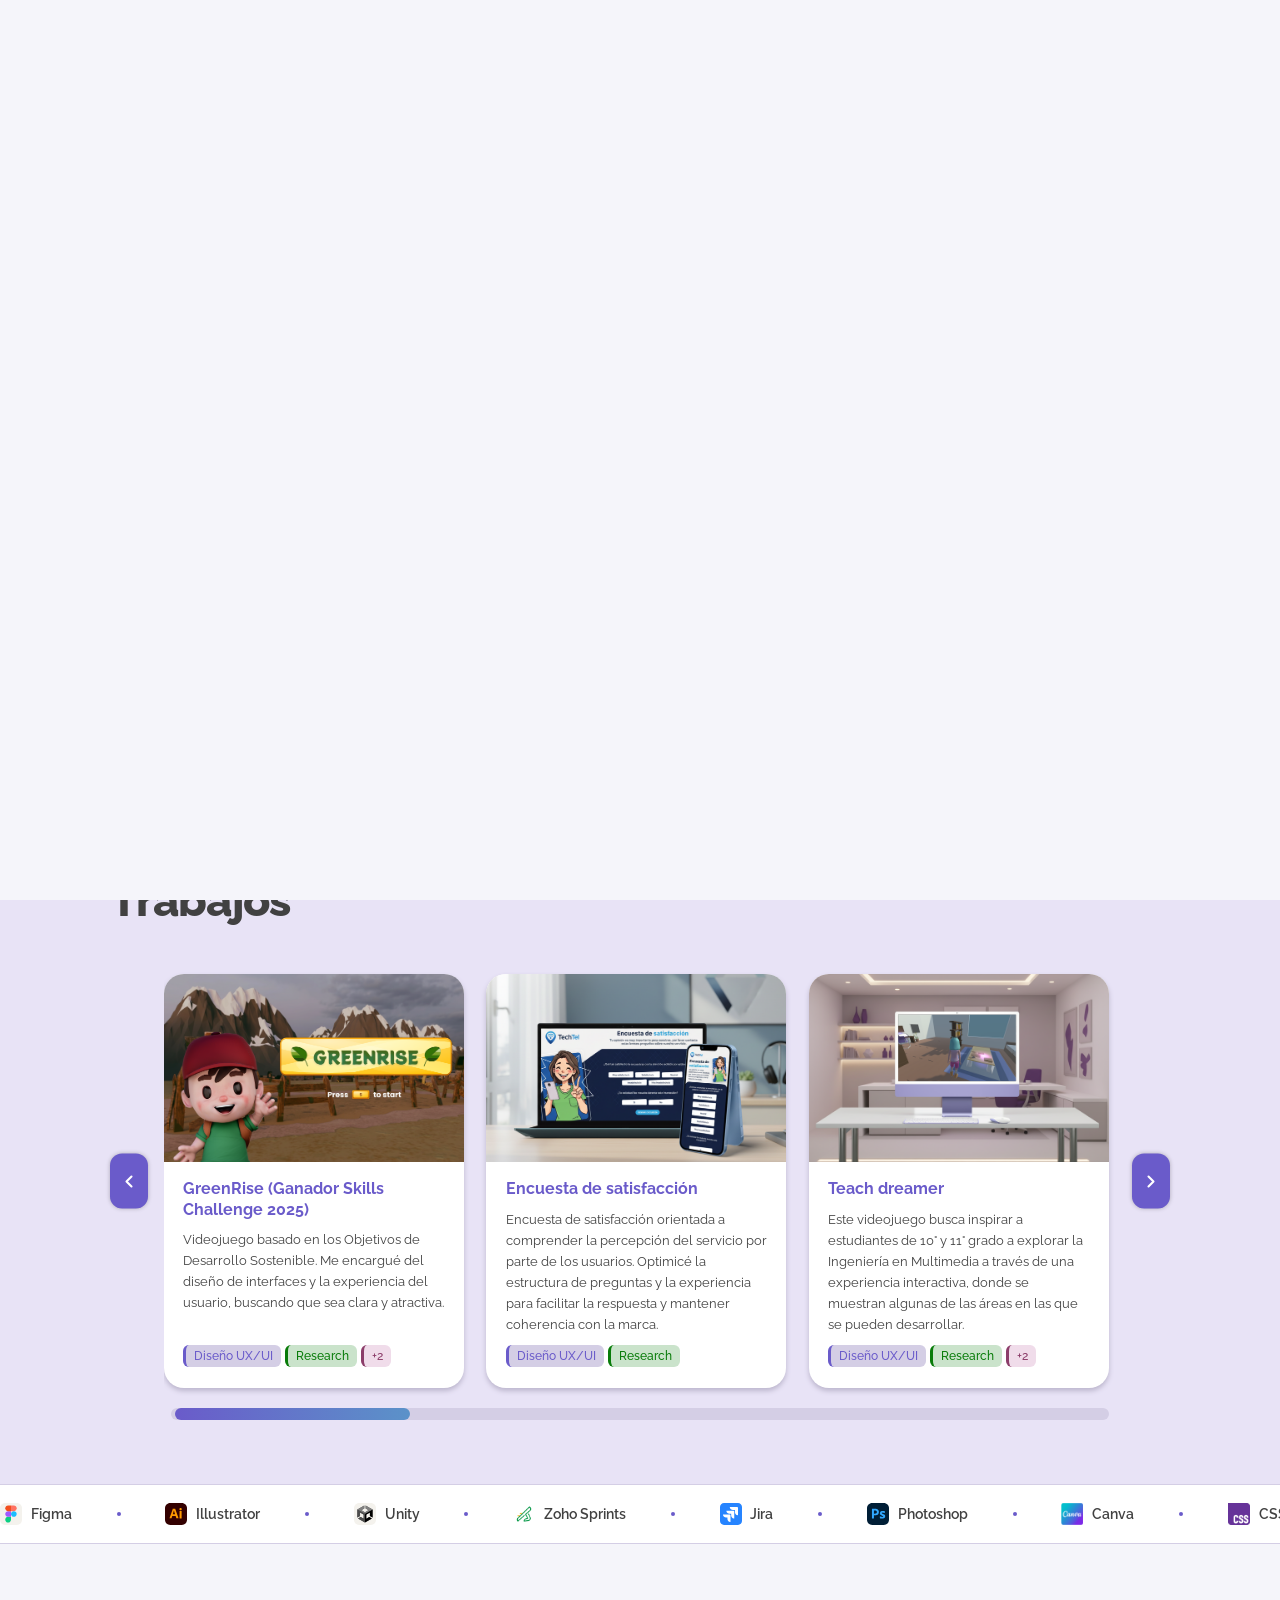
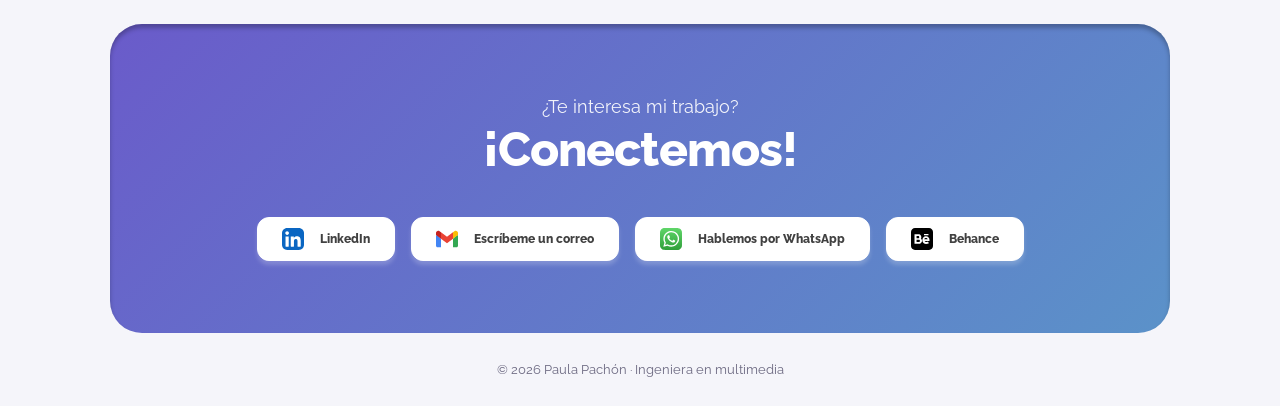
<file: index.html>
<!DOCTYPE html>
<html lang="es">
<head>
  <meta charset="UTF-8" />
  <meta name="viewport" content="width=device-width, initial-scale=1.0" />
  <title>Paula Pachón — Ingeniera en multimedia</title>
  <link rel="preconnect" href="https://fonts.googleapis.com" />
  <link rel="preconnect" href="https://fonts.gstatic.com" crossorigin />
  <link href="https://fonts.googleapis.com/css2?family=Raleway:wght@300;400;600;700;800&family=Inter:wght@400;500;600&display=swap" rel="stylesheet" />
  <link rel="stylesheet" href="../CSS/prinstyle.css" />
</head>
<body>

  <!-- NAVBAR -->
  <nav id="navbar">
    <a class="nav-logo" href="#inicio">Paula<span>Pachón</span></a>

    <button class="nav-toggle" id="navToggle" aria-label="Abrir menú">
      <span></span>
      <span></span>
      <span></span>
    </button>

    <ul class="nav-links" id="navLinks">
      <li><a href="#inicio">Sobre mi</a></li>
      <li><a href="#trabajos">Trabajos</a></li>
      <li><a href="#contacto">Contacto</a></li>
    </ul>
    <a href="../RecursosGraficos/CV_PAULAPACHONR.pdf" target="_blank" class="btn">CV</a>
  </nav>

  <!-- HERO -->
  <section id="inicio">
    <div class="hero-inner">

      <!-- Izquierda: texto -->
      <div class="hero-copy">
        <div class="hero-badge">Hola, Soy <span>Paula</span></div>
        <h1 class="hero-title">Ingeniera en multimedia</h1>
        <p class="hero-desc">
          Me apasiona el <span>Diseño UX/UI</span>, diseñar experiencias digitales claras,
          intuitivas y útiles, creando soluciones que conecten,
          generen impacto y faciliten el día a día de las personas.
        </p>
        <a href="#contacto" class="btn">¿Hablamos?</a>
      </div>

      <!-- Derecha: foto + tags flotantes -->
      <div class="hero-photo-wrap">
        <div class="float-tag tag-ux">
            <img src="../Iconos/pdis.png" alt="Diseño UX/UI" />
        </div>

        <div class="float-tag tag-prod">
            <img src="../Iconos/pmulti.png" alt="Producción Multimedia" />
        </div>

        <img src="../RecursosGraficos/fotoprin.png" alt="Paula Pachón" class="hero-img" />

        <div class="float-tag tag-code">
            <img src="../Iconos/pbasica.png" alt="Programación Básica" />
        </div>
      </div>

    </div>
  </section>

  <!-- ══════════════════════════════
       TRABAJOS
  ══════════════════════════════ -->
  <section id="trabajos">
 
    <div class="section-header">
      <p class="section-label">Portafolio</p>
      <h2 class="section-title">Trabajos</h2>
    </div>

    <div class="carousel-outer">
      <button class="arrow arrow-left" id="prevBtn" aria-label="Anterior">
        <svg width="20" height="20" viewBox="0 0 24 24" fill="none" stroke="currentColor" stroke-width="2.5" stroke-linecap="round" stroke-linejoin="round"><polyline points="15 18 9 12 15 6"/></svg>
      </button>
 
      <div class="carousel" id="carousel">
 
        <!-- ── CARD 1 ── -->
        <a class="card" href="../greenrise.html" >
          <div class="card-thumb">
            <img src="../RecursosGraficos/GreenRise.png" alt="GreenRise" />
          </div>
          <div class="card-body">
            <h3 class="card-name">GreenRise (Ganador Skills Challenge 2025)</h3>
            <p class="card-desc">Videojuego basado en los Objetivos de Desarrollo Sostenible. Me encargué del diseño de interfaces y la experiencia del usuario, buscando que sea  clara y atractiva.</p>
            <div class="etiquetas">
              <span class="card-tagUx">Diseño UX/UI</span>
              <span class="tag-green">Research</span>
              <span class="card-tagpink">+2</span>
            </div>
            <span class="card-link">
              Ver más
              <svg width="14" height="14" viewBox="0 0 24 24" fill="none" stroke="currentColor" stroke-width="2.5" stroke-linecap="round" stroke-linejoin="round">
                <line x1="5" y1="12" x2="19" y2="12"/>
                <polyline points="12 5 19 12 12 19"/>
              </svg>
            </span>
          </div>
        </a>
 
        <!-- ── CARD 2 ── -->
        <a class="card" href="../Encuestas.html">
          <div class="card-thumb">
            <img src="../RecursosGraficos/Encuesta.png" alt="Encuesta" />
          </div>
          <div class="card-body">
            <h3 class="card-name">Encuesta de satisfacción</h3>
            <p class="card-desc">Encuesta de satisfacción orientada a comprender la percepción del servicio por parte de los usuarios.
                Optimicé la estructura de preguntas y la experiencia para facilitar la respuesta y mantener coherencia con la marca.</p>
            <div class="etiquetas">
              <span class="card-tagUx">Diseño UX/UI</span>
              <span class="tag-green">Research</span>
            </div>
            <span class="card-link">
              Ver más
              <svg width="14" height="14" viewBox="0 0 24 24" fill="none" stroke="currentColor" stroke-width="2.5" stroke-linecap="round" stroke-linejoin="round">
                <line x1="5" y1="12" x2="19" y2="12"/>
                <polyline points="12 5 19 12 12 19"/>
              </svg>
            </span>
          </div>
        </a>

        <!-- ── CARD 6 ── -->
        <a class="card" href="../Teachdreamer.html">
          <div class="card-thumb">
            <img src="../RecursosGraficos/teach.png" alt="Teachdreamer" />
          </div>
          <div class="card-body">
            <h3 class="card-name">Teach dreamer</h3>
            <p class="card-desc">Este videojuego busca inspirar a estudiantes de 10° y 11° grado a explorar la Ingeniería en Multimedia a través de una experiencia interactiva, 
              donde se muestran algunas de las áreas en las que se pueden desarrollar.</p>
            <div class="etiquetas">
              <span class="card-tagUx">Diseño UX/UI</span>
              <span class="tag-green">Research</span>
              <span class="card-tagpink">+2</span>
            </div>
            <span class="card-link">
              Ver más
              <svg width="14" height="14" viewBox="0 0 24 24" fill="none" stroke="currentColor" stroke-width="2.5" stroke-linecap="round" stroke-linejoin="round">
                <line x1="5" y1="12" x2="19" y2="12"/>
                <polyline points="12 5 19 12 12 19"/>
              </svg>
            </span>
          </div>
        </a>
 
        <!-- ── CARD 3 ── -->
        <!-- <a class="card" href="proyectos/dashboard.html">
          <div class="card-thumb">
            <div class="card-thumb-placeholder">📊</div>
          </div>
          <div class="card-body">
            <h3 class="card-name">Dashboard de gestión de casos</h3>
            <p class="card-desc">Dashboard para centralizar y visualizar solicitudes de usuarios, mejorando la gestión y el seguimiento de casos.</p>
            <span class="card-tag">Diseño UX/UI</span>
          </div>
        </a> -->
 
        <!-- ── CARD 4 ── -->
        <a class="card" href="../Infografia.html">
          <div class="card-thumb">
            <img src="../RecursosGraficos/infog.png" alt="Infografía" />
          </div>
          <div class="card-body">
            <h3 class="card-name">Infografía interactiva</h3>
            <p class="card-desc">Infografía interactiva tipo línea del tiempo basada en el universo visual de Studio Ghibli.
                Diseñé y desarrollé la experiencia completa, desde la interfaz en Figma hasta su implementación en Google Web Designer.</p>
            <div class="etiquetas">
              <span class="card-tagUx">Diseño UX/UI</span>
              <span class="card-tagpro">Programación</span>
              <span class="card-tagpink">+2</span>
            </div>
            <span class="card-link">
              Ver más
              <svg width="14" height="14" viewBox="0 0 24 24" fill="none" stroke="currentColor" stroke-width="2.5" stroke-linecap="round" stroke-linejoin="round">
                <line x1="5" y1="12" x2="19" y2="12"/>
                <polyline points="12 5 19 12 12 19"/>
              </svg>
            </span>
          </div>
        </a>
 
        <!-- ── CARD 5 ── -->
        <!-- <a class="card" href="proyectos/bienestar.html">
          <div class="card-thumb">
            <div class="card-thumb-placeholder">🌿</div>
          </div>
          <div class="card-body">
            <h3 class="card-name">Sistema de reservas de salas</h3>
            <p class="card-desc">Sistema de reservas de salas con gestión de aprobaciones. Diseñé flujos de reserva y aprobación, junto con la visualización de disponibilidad.</p>
            <span class="card-tag">Producto</span>
          </div>
        </a> -->
 
      </div><!-- /carousel -->
 
      <button class="arrow arrow-right" id="nextBtn" aria-label="Siguiente">
        <svg width="20" height="20" viewBox="0 0 24 24" fill="none" stroke="currentColor" stroke-width="2.5" stroke-linecap="round" stroke-linejoin="round"><polyline points="9 18 15 12 9 6"/></svg>
      </button>
    </div><!-- /carousel-outer -->
 
    <!-- Dots indicadores -->
    <div class="carousel-dots" id="dots"></div>
 
  </section>

    <!-- ══════════════════════════════
       TOOLS TICKER
  ══════════════════════════════ -->
  <div class="tools-strip">
    <div class="tools-track" id="ticker">
      <!--
        Los íconos se generan desde main.js.
      -->
    </div>
  </div>
 
  <!-- ══════════════════════════════
       CONTACTO
  ══════════════════════════════ -->
  <section id="contacto">
    <div class="contact-card">
 
      <p class="contact-pre">¿Te interesa mi trabajo?</p>
      <h2 class="contact-title">¡Conectemos!</h2>
 
      <div class="contact-btns">
 
        <a href="https://linkedin.com/in/paulaapachon" target="_blank" rel="noopener" class="contact-btn">
          <!-- Ícono LinkedIn -->
          <img src="../Iconos/LinkedIn.svg" alt="LinkedIn">
          LinkedIn
        </a>
 
        <a href="mailto:pachon.paula1@gmail.com" class="contact-btn">
          <!-- Ícono correo -->
          <img src="../Iconos/Mail.svg" alt="Mail">
          Escríbeme un correo
        </a>
 
        <a href="https://wa.me/573194972886" target="_blank" rel="noopener" class="contact-btn">
          <!-- Ícono WhatsApp -->
          <img src="../Iconos/Whatsapp.svg" alt="Whatsapp">
          Hablemos por WhatsApp
        </a>
 
        <a href="https://behance.net/paulapachon1" target="_blank" rel="noopener" class="contact-btn">
          <img src="../Iconos/Behance.svg" alt="Behance">
          Behance
        </a>
 
      </div>
    </div>
  </section>
 
  <!-- ══════════════════════════════
       FOOTER
  ══════════════════════════════ -->
  <footer id="footer">
    <p class="footer-copy">© 2026 Paula Pachón · Ingeniera en multimedia</p>
  </footer>

  <!-- ══════════════════════════════
       LOADER
  ══════════════════════════════ -->
    <section class="loader">
        <div></div>
        <div></div>
        <div></div>
    </section>
    
    <!--script-->
    <script>
        document.addEventListener("DOMContentLoaded", function () {
            setTimeout(() => {
                document.querySelector(".loader").style.display = "none";
            }, 2000); 
        });
    </script>
 
  <script src="../js/main.js"></script>
</body>
</html>
</file>
<file: CSS/prinstyle.css>
/* ══════════════════════════════════════
   Paula Pachón — style.css
   ══════════════════════════════════════ */

/* ── RESET ── */
*, *::before, *::after {
  box-sizing: border-box;
  margin: 0;
  padding: 0;
}

/* ── VARIABLES ── */
:root {
  --purple:        #6A5BCA;
  --purple-light:  #7A77D6;
  --purple-pale:   #EDE9FF;
  --lavender:      #D4CEE5;
  --bg:            #F5F5FA;
  --Secun:         #5B92C9;
  --white:         #FFFFFF;
  --text:          #414141;
  --muted:         #6B6880;
  --tag-pink-bg:   #C8B8F8;
  --degrade-hover: linear-gradient(90deg, #6A5BCA 0%, #5B92C9 100%);
  --nav-h:         76px;
  --cont:          linear-gradient(135deg, #6A5BCA 0%, #5B92C9 100%);
}

/* ── BASE ── */
html {
  scroll-behavior: smooth;
}

body {
  font-family: 'Raleway', sans-serif;
  background: var(--bg);
  color: var(--text);
  overflow-x: hidden;
}

/* ════════════════════════════
   BOTONES
════════════════════════════ */
.btn {
  background: var(--purple);
  color: var(--white) !important;
  display: flex;
  min-width: 90px;
  padding: 10px 16px;
  justify-content: center;
  align-items: center;
  gap: 10px;
  border-radius: 20px;
  width: fit-content;
  text-decoration: none;
  font-weight: 600;
  box-shadow: 0 4px 18px rgba(107, 78, 255, 0.32);
}
.btn:hover {
  background: var(--degrade-hover) !important;
  transform: translateY(-1px);
}
.contact-btn {
  display: inline-flex;
  align-items: center;
  gap: 16px;
  background: var(--white);
  box-shadow: 0 4px 4px 0 rgba(254, 255, 255, 0.20);
  color: var(--text);
  border-radius: 12px;
  padding: 10px 24px;
  border: 1px solid var(--white);

  font-size: 12px;
  font-weight: 800;
  text-decoration: none;
}
.contact-btn:hover {
  border: 1px solid #D4CEE5;
  background: var(--bg);
}
.contact-btn img {
  width: 22px;
  height: 22px;
  object-fit: contain;
}

/* ════════════════════════════
   LOADER
════════════════════════════ */
.loader{
    background-color: var(--bg);
    width: 100vw;
    height: 100%;
    display: flex;
    align-items: center;
    justify-content: center;
    position: fixed;
    top: 0;
    left: 0;
    z-index: 9999;
}
@keyframes loader{
    0%{
        opacity: 1;
        visibility: visible;
    }
    95%{
        opacity: 1;
        visibility: visible;
    }
    100%{
        opacity: 0;
        visibility: hidden;
    }
}
.loader div{
    background: var(--degrade-hover);
    width: 40px;
    height: 40px;
    border-radius: 50%;
    margin: 10px;

    transform: scale(0);

    animation: scaling 2s ease-in-out infinite;
}
.loader div:nth-child(1){
    animation-delay: 0.2s;
}
.loader div:nth-child(2){
    animation-delay: 0.4s;
}
.loader div:nth-child(3){
    animation-delay: 0.6s;
}
@keyframes scaling {
    0%, 100% {
        transform: scale(1);
    }
    50% {
        transform: scale(.2);
    }
}

/* ════════════════════════════
   NAVBAR
════════════════════════════ */
nav {
  position: fixed;
  top: 32px; left: 100px; right: 100px;
  z-index: 100;
  height: var(--nav-h);
  display: flex;
  align-items: center;
  justify-content: space-between;
  align-self: stretch;
  padding: 8px 32px;
  
  /* Glass con más fondo */
  background: rgba(255, 255, 255, 0.55);
  backdrop-filter: blur(24px) saturate(180%);
  -webkit-backdrop-filter: blur(24px) saturate(180%);
  border-radius: 32px;
  box-shadow: 0 4px 4px 0 rgba(112, 111, 111, 0.25);
  transition: background 0.3s, box-shadow 0.3s;
    /* height: 94px; */
}
nav.scrolled {
  background: rgba(237, 234, 248, 0.96);
  box-shadow: 0 4px 28px rgba(107, 78, 255, 0.09);
}
.nav-logo {
  font-weight: 800;
  font-size: 28px;
  font-style: normal;
  line-height: 87.5%;
  color: var(--purple);
  text-decoration: none;
  letter-spacing: 0.5px;
}
.nav-logo span {
  color: var(--Secun);
}
.nav-links {
  display: flex;
  align-items: center;
  justify-content: center;
  gap: 2.5rem;
  list-style: none;
}
.nav-links a {
  font-size: 0.95rem;
  font-weight: 600;
  color: var(--text);
  text-decoration: none;
  transition: color 0.2s;
  padding: 8px 10px;
}
.nav-links a:hover, .nav-links a.active {
  background: var(--degrade-hover) !important;
  border-radius: 20px;
  color: var(--white);
}

.nav-links a.active {
  position: relative;
}
.nav-links a.active::after {
  background: var(--degrade-hover) !important;
  border-radius: 20px;
  color: var(--white);
  content: '';
  position: absolute;
  bottom: -4px;
}

/* ════════════════════════════
   HERO SECTION
════════════════════════════ */
#inicio {
  margin-top: 80px;
  min-height: 77vh;
  display: flex;
  align-items: center;
  justify-content: center;
  /* padding: calc(var(--nav-h) + 2rem) clamp(1.5rem, 5vw, 3.5rem) 3rem; */
}

.hero-inner {
  width: min(1060px, 100%);
  border-radius: 32px;
  background: linear-gradient(270deg, #E0EFFD 0%, #ECE8F7 100%);
  display: grid;
  grid-template-columns: 1fr 1fr;
  align-items: center;
  gap: 1rem;
  padding: 40px 32px 40px 32px;
  position: relative;
  overflow: hidden;
}

/* Detalles decorativos de fondo */
.hero-inner::before {
  content: '';
  position: absolute;
  top: -60px; right: 30%;
  width: 280px; height: 280px;
  background: radial-gradient(circle, rgba(107, 78, 255, 0.08) 0%, transparent 70%);
  pointer-events: none;
}

/* ── Badge "Hola, Soy Paula" ── */
.hero-badge {
  display: inline-flex;
  padding: 12px 18px 12px 18px;
  align-items: center;
  justify-content: center;
  border-radius: 24px;
  gap: 10px;
  margin-bottom: 16px;

  background: var(--bg, #F5F5FA);
  box-shadow: 0 4px 4px 0 rgba(0, 0, 0, 0.15) inset;

  font-size: 25px;
  font-style: normal;
  font-weight: 700;
  line-height: 36px; /* 100% */
  letter-spacing: 0.563px;
}
.hero-badge span {
  color: var(--purple);
  font-weight: 700;
}

/* ── Título ── */
.hero-title {
  font-size: 49px;
  font-weight: 800;
  line-height: 1.08;
  margin-bottom: 16px;
  letter-spacing: -0.02em;
  color: var(--purple);
}

/* ── Descripción ── */
.hero-desc {
  font-size: 0.95rem;
  color: var(--muted);
  line-height: 1.68;
  max-width: 450px;
  margin-bottom: 16px;
}
.hero-desc span {
  color: var(--purple-light);
  font-weight: 800;
}

/* ── Columna derecha: foto + tags ── */
.hero-photo-wrap {
  position: relative;
  display: flex;
  justify-content: center;
  align-items: center;
  min-height: 340px;
}
.hero-img {
  width: 300px;
  height: auto;
  display: block;
  position: relative;
  z-index: 1;
  filter: drop-shadow(0 8px 28px rgba(107, 78, 255, 0.12));
}
/* ── Tags flotantes ── */
.float-tag {
  position: absolute;
  z-index: 2;
  border-radius: 14px;
  padding: 0.5rem;
  display: flex;
  align-items: center;
  justify-content: center;
  animation: tagFloat 3s ease-in-out infinite;
  /* box-shadow: 0 4px 18px rgba(107, 78, 255, 0.15); */
}
.tag-ux img {
  width: 95px;
  height: 95px;
  object-fit: contain;
  display: block;
}
.tag-prod img {
  width: 130px;
  height: 130px;
  object-fit: contain;
  display: block;
}
.tag-code img {
  width: 145px;
  height: 145px;
  object-fit: contain;
  display: block;
}

/* Posiciones */
.tag-ux {
  top: 3%;
  left: 10%;
  animation-delay: 0s;
}
.tag-prod {
  top: 42%;
  left: 5%;
  animation-delay: 1s;
}
.tag-code {
  top: 68%;
  left: 60%;
  animation-delay: 2s;
}
@keyframes tagFloat {
  0%, 100% { transform: translateY(0px); }
  50%       { transform: translateY(-7px); }
}

/* ════════════════════════════
   TRABAJOS
════════════════════════════ */
#trabajos {
  padding: 5rem clamp(1.5rem, 5vw, 3.5rem) 4rem;
  background-color: #E8E3F6;
}
.section-header {
  width: min(1060px, 100%);
  margin: 0 auto 2.5rem;
}
.section-label {
  font-size: 0.8rem;
  font-weight: 600;
  color: var(--purple);
  letter-spacing: 0.10em;
  text-transform: uppercase;
  margin-bottom: 0.4rem;
}
.section-title {
  font-family: 'Raleway', sans-serif;
  font-size: clamp(2rem, 3.5vw, 2.8rem);
  font-weight: 800;
  letter-spacing: -0.02em;
}
 
/* ── Carousel wrapper ── */
.carousel-outer {
  position: relative;
  width: min(1060px, 100%);
  margin: 0 auto;
  padding: 0 54px;
}
.carousel {
  display: flex;
  gap: 1.4rem;
  overflow-x: auto;
  scroll-snap-type: x mandatory;
  scrollbar-width: none;
  padding: 8px 2px 0.5rem;
}
.carousel::-webkit-scrollbar {
  display: none;
}

.card {
  flex: 0 0 300px;
  background: var(--white);
  border-radius: 20px;
  overflow: hidden;
  scroll-snap-align: start;
  display: flex;
  flex-direction: column;
  text-decoration: none;
  color: inherit;
  box-shadow: 0 3px 5.5px 0 #BCB6CD;
  transition: transform 0.25s, box-shadow 0.25s;
}
.card:hover {
  transform: translateY(-5px);
  box-shadow: 0 12px 36px rgba(107, 78, 255, 0.14);
}
 
/* ── Thumbnail ── */
.card-thumb {
  width: 100%;
  aspect-ratio: 16 / 10;
  overflow: hidden;
  background: linear-gradient(135deg, #c8d0f8 0%, #e2d4f8 100%);
}
.card-thumb img {
  width: 100%;
  height: 100%;
  object-fit: cover;
  display: block;
  transition: transform 0.35s;
}
.card:hover .card-thumb img {
  transform: scale(1.04);
}
 
/* Placeholder mientras no hay imagen */
.card-thumb-placeholder {
  width: 100%;
  height: 100%;
  display: flex;
  align-items: center;
  justify-content: center;
  font-size: 2.8rem;
}
 
/* ── Cuerpo de la card ── */
.card-body {
  padding: 1.1rem 1.2rem 1.3rem;
  display: flex;
  flex-direction: column;
  gap: 0.6rem;
  flex: 1;
  position: relative;
}

  /* ── Ver proyecto ── */
.card-link {
  position: absolute;
  bottom: 0;
  left: 0;
  right: 0;
  display: flex;
  align-items: center;
  justify-content: center;
  gap: 6px;
  padding: 10px;
  font-size: 0.82rem;
  font-weight: 700;
  color: var(--white);
  background: var(--degrade-hover);
  opacity: 0;
  transform: translateY(8px);
  transition: opacity 0.25s, transform 0.25s;
}

.card:hover .card-link {
  opacity: 1;
  transform: translateY(0);
}

.card-link svg {
  transition: transform 0.25s;
}

.card:hover .card-link svg {
  transform: translateX(4px);
}

/* ── final Ver proyecto ── */

.card-name {
  font-family: 'Raleway', sans-serif;
  font-size: 0.97rem;
  font-weight: 700;
  color: var(--purple);
  line-height: 1.3;
}
.card-desc {
  font-size: 0.82rem;
  color: var(--text);
  line-height: 1.6;
  flex: 1;
}
 
.card-tagUx {
  display: inline-block;
  padding: 4px 8px;
  align-self: flex-start;
  border-radius: 6px;
  border-left: 3px solid var(--purple);
  background: var(--lavender);
  font-size: 0.72rem;
  font-weight: 500;
  color: var(--purple);
}
.card-tagpro {
  display: inline-block;
  padding: 4px 8px;
  align-self: flex-start;
  border-radius: 6px;
  border-left: 3px solid var(--Secun);
  background: #D4E1ED;
  font-size: 0.72rem;
  font-weight: 500;
  color: var(--Secun);
}
.card-tagpink   { 
  display: inline-block;
  padding: 4px 8px;
  align-self: flex-start;
  border-radius: 6px;
  border-left: 3px solid #8C3D6A;
  background: #F0DCEA;
  font-size: 0.72rem;
  font-weight: 500;
  color: #8C3D6A; 
}
.tag-green   { 
  display: inline-block;
  padding: 4px 8px;
  align-self: flex-start;
  border-radius: 6px;
  border-left: 3px solid #087b09;
  background: #cae3cb;
  font-size: 0.72rem;
  font-weight: 500;
  color: #087b09; 
}
 
/* ── Flechas ── */
.arrow {
  position: absolute;
  top: 50%;
  transform: translateY(-50%);
  width: 38px;
  height: 55px;
  border-radius: 12px;
  background: var(--purple);
  color: var(--white);
  border: none;
  cursor: pointer;
  display: flex;
  align-items: center;
  justify-content: center;
  box-shadow: 0 0 4px 0 rgba(0, 0, 0, 0.25);
  transition: background 0.2s, transform 0.2s;
  z-index: 5;
}
.arrow:hover {
  background: var(--degrade-hover);
  transform: translateY(-50%) scale(1.08);
}
.arrow-left  { left: 0; }
.arrow-right { right: 0; }
 
/* ── Barra indicadora del carrusel ── */
.carousel-dots {
  margin: 0.8rem auto 0;
  width: min(1060px, 100%);
  padding: 0 calc(48px + 0.8rem);
  height: 12px;
  position: relative;
  display: flex;
}
.carousel-dots-inner {
  width: 100%;
  height: 100%;
  background: var(--lavender);
  border-radius: 12px;
  position: relative;
  overflow: hidden;
}
/* Barra pequeña que se desliza dentro */
.carousel-thumb {
  position: absolute;
  top: 0;
  left: 0;
  height: 100%;
  border-radius: 999px;
  background: var(--degrade-hover);
  transition: left 0.35s ease;
}

/* ════════════════════════════
   TOOLS TICKER
════════════════════════════ */
.tools-strip {
  background: #fff;
  border-top: 1px solid var(--lavender);
  border-bottom: 1px solid var(--lavender);
  padding: 1.1rem 0;
  overflow: hidden;
  margin: 0;
}
.tools-track {
  display: flex;
  align-items: center;
  gap: 2.8rem;
  width: max-content;
  animation: ticker 28s linear infinite;
}
.tool-item {
  display: flex;
  align-items: center;
  gap: 0.55rem;
  font-size: 0.88rem;
  font-weight: 600;
  color: var(--text);
  white-space: nowrap;
}
.tool-item img {
  width: 22px;
  height: 22px;
  object-fit: contain;
}
/* Separador entre herramientas */
.tool-sep {
  width: 4px;
  height: 4px;
  border-radius: 50%;
  background: var(--purple);
  flex-shrink: 0;
}
@keyframes ticker {
  0%   { transform: translateX(0); }
  100% { transform: translateX(-50%); }
}
 
/* ════════════════════════════
   CONTACTO
════════════════════════════ */
#contacto {
  padding: 5rem clamp(1.5rem, 5vw, 3.5rem) 0;
}
 
.contact-card {
  width: min(1060px, 100%);
  margin: 0 auto;
  background: var(--cont);
  border-radius: 28px;
  padding: 4.5rem 2rem;
  text-align: center;
  color: #fff;
  border-radius: 32px;
  box-shadow: 0 4px 4px 0 rgba(0, 0, 0, 0.25) inset;
}
.contact-pre {
  font-size: 1.1rem;
  font-weight: 400;
  opacity: 0.92;
  margin-bottom: 0.3rem;
}
.contact-title {
  font-family: 'Raleway', sans-serif;
  font-size: clamp(2rem, 4vw, 3rem);
  font-weight: 800;
  letter-spacing: -0.02em;
  margin-bottom: 2.5rem;
}
 
.contact-btns {
  display: flex;
  flex-wrap: wrap;
  gap: 1rem;
  justify-content: center;
}
 
/* ════════════════════════════
   FOOTER
════════════════════════════ */
#footer {
  padding: 1.8rem clamp(1.5rem, 5vw, 3.5rem);
  text-align: center;
}
 
.footer-copy {
  font-size: 0.82rem;
  color: var(--muted);
}

/* ════════════════════════════
   RESPONSIVE
════════════════════════════ */
/* ════════════════════════════
   HAMBURGUESA
════════════════════════════ */
.nav-toggle {
  display: none;
  flex-direction: column;
  justify-content: center;
  gap: 5px;
  background: none;
  border: none;
  cursor: pointer;
  padding: 4px;
  z-index: 200;
}

.nav-toggle span {
  display: block;
  width: 24px;
  height: 2.5px;
  background: var(--purple);
  border-radius: 999px;
  transition: transform 0.3s, opacity 0.3s, width 0.3s;
  transform-origin: center;
}

.nav-toggle.open span:nth-child(1) {
  transform: translateY(7.5px) rotate(45deg);
}
.nav-toggle.open span:nth-child(2) {
  opacity: 0;
  width: 0;
}
.nav-toggle.open span:nth-child(3) {
  transform: translateY(-7.5px) rotate(-45deg);
}

/* ════════════════════════════
   RESPONSIVE — TABLET (768px)
════════════════════════════ */
@media (max-width: 768px) {

  /* Navbar */
  nav {
    top: 12px;
    left: 16px;
    right: 16px;
    display: flex;
    justify-content: space-between;
    align-items: center;
  }

  .nav-toggle {
    display: flex;
    order: -1;
  }

  .nav-logo {
    order: 0;  
    position: absolute;
    left: 50%;
    transform: translateX(-50%);
  }

  .btn-cv-desk {
    display: flex;
    order: 1;    
    font-size: 0.85rem;
    padding: 8px 14px
  }

  .nav-links {
    position: fixed;
    top: calc(12px + var(--nav-h) + 4px);
    left: 16px;
    right: 16px;
    background: rgba(255, 255, 255, 0.97);
    backdrop-filter: blur(20px);
    -webkit-backdrop-filter: blur(20px);
    flex-direction: column;
    align-items: center;
    gap: 0;
    padding: 0;
    max-height: 0;
    overflow: hidden;
    transition: max-height 0.4s ease, padding 0.3s ease;
    border-radius: 24px;
    box-shadow: 0 4px 24px rgba(107, 78, 255, 0.12);
    z-index: 99;
  }

  .nav-links.open {
    max-height: 400px;
    padding: 1rem 0;
  }

  .nav-links li {
    width: 100%;
    text-align: center;
  }

  .nav-links a {
    display: block;
    padding: 0.85rem 2rem;
    border-radius: 0;
  }

  #inicio{
    padding-top: calc(12px + var(--nav-h) + 1rem);
    align-items: flex-start;
  }

  /* Hero */
  .hero-inner {
    grid-template-columns: 1fr;
    padding: 2.5rem 1.8rem;
    text-align: center;
    gap: 2rem;
    margin: 0 16px;
    width: auto;
    margin-bottom: 24px;
  }

  .hero-copy {
    display: flex;
    flex-direction: column;
    align-items: center; /* centra todo: badge, título, desc y botón */
  }

  .hero-photo-wrap {
    order: -1;
    min-height: 240px;
  }

  .hero-img {
    width: 220px;
  }

  .hero-desc {
    margin: 0 auto 1.8rem;
  }

  @media (max-width: 768px) {
  .float-tag {
    display: flex; /* ← vuelven a aparecer */
  }

  .tag-ux img    { width: 65px;  height: 65px; }
  .tag-prod img  { width: 90px;  height: 90px; }
  .tag-code img  { width: 95px;  height: 95px; }

  .tag-ux   { top: 2%;  left: 5%; }
  .tag-prod { top: 40%; left: 0%; }
  .tag-code { top: 65%; left: 55%; }
  }

  .hero-title {
    font-size: 2rem;
  }

  /* Trabajos */
  .carousel-outer {
    padding: 0;
  }

  .arrow {
    display: none;
  }

  .card {
    /* flex: 0 0 80vw;
    max-width: 300px; */

      transform-style: preserve-3d;
      will-change: transform;
      transition: transform 0.1s ease, box-shadow 0.1s ease;
  }
  /* Brillo que se mueve con el mouse */
  .card-shine {
    position: absolute;
    inset: 0;
    border-radius: 20px;
    background: radial-gradient(
      circle at var(--x, 50%) var(--y, 50%),
      rgba(255,255,255,0.18) 0%,
      transparent 60%
    );
    pointer-events: none;
    z-index: 3;
    opacity: 0;
    transition: opacity 0.3s;
  }

  .card:hover .card-shine {
    opacity: 1;
  }

  /* El card necesita position relative para el shine */
  .card {
    position: relative;
  }

  .carousel-dots {
    padding: 0 8px;
  }

  .card-link {
    position: relative; /* vuelve al flujo normal */
    bottom: auto;
    left: auto;
    right: auto;
    opacity: 1;
    transform: translateY(0);
    border-radius: 0 0 20px 20px; /* respeta las esquinas de la card */
    margin: 0 -1.2rem -1.3rem -1.2rem;
  }

  .card-link {
    opacity: 1;
    transform: translateY(0);
  }

  /* Contacto */
  .contact-btns {
    flex-direction: column;
    align-items: center;
  }

  .contact-btn {
    width: 100%;
    max-width: 300px;
    justify-content: center;
  }

}

/* ════════════════════════════
   RESPONSIVE — MÓVIL (480px)
════════════════════════════ */
@media (max-width: 480px) {

  nav {
    padding: 8px 16px ;
    gap: 8px;
    display: flex;
    justify-content: space-between;
    align-items: center;
  }
   
  .nav-logo {
    position: static; 
    transform: none;
    flex: 1;           
    text-align: center;
    font-size: 20px;
  }

  .btn{
    font-size: 14px;
    min-width: 70px;
  }

  #inicio{
    min-height: 80vh;
  }

  .hero-title {
    font-size: 1.7rem;
  }

  .hero-badge {
    font-size: 1.1rem;
  }

  .section-title {
    font-size: 1.8rem;
  }

  .card {
    flex: 0 0 85vw;
  }

  .contact-card {
    padding: 3rem 1.5rem;
  }

  .contact-title {
    font-size: 1.8rem;
  }
}
</file>
